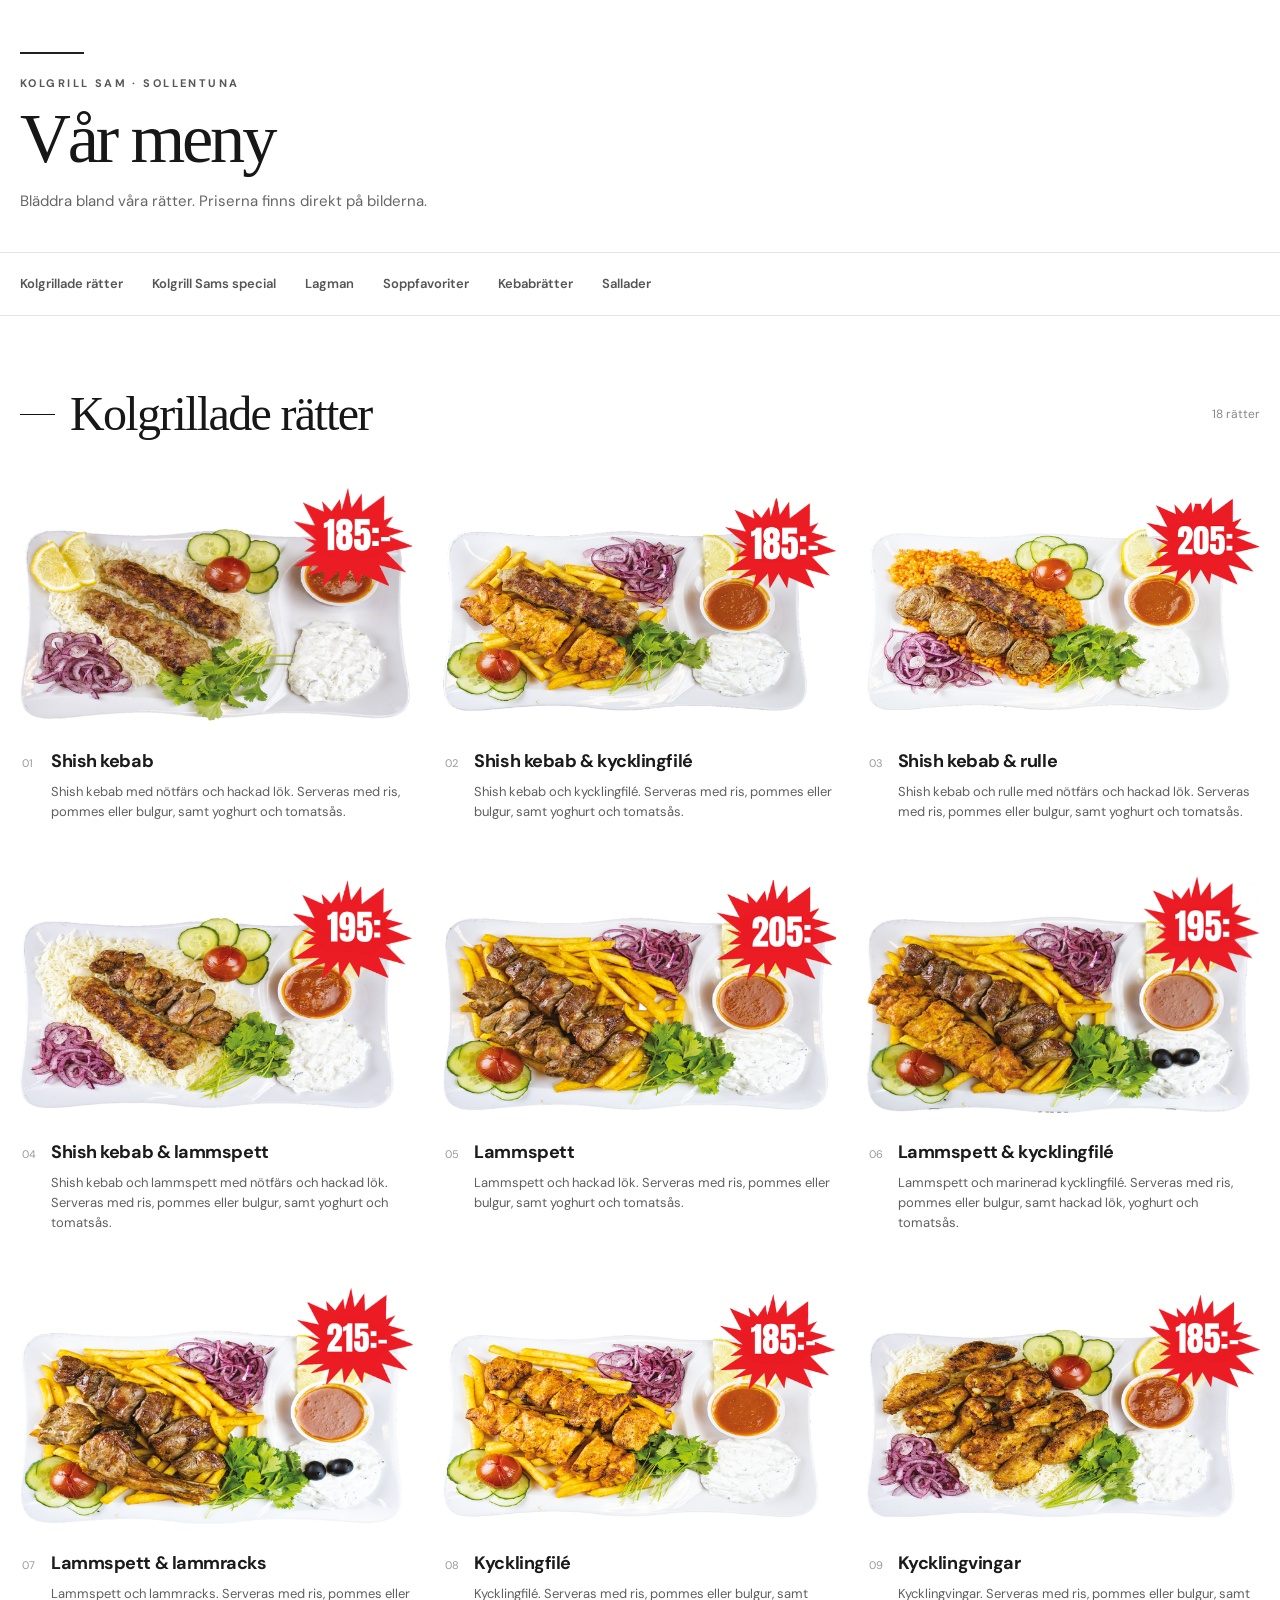
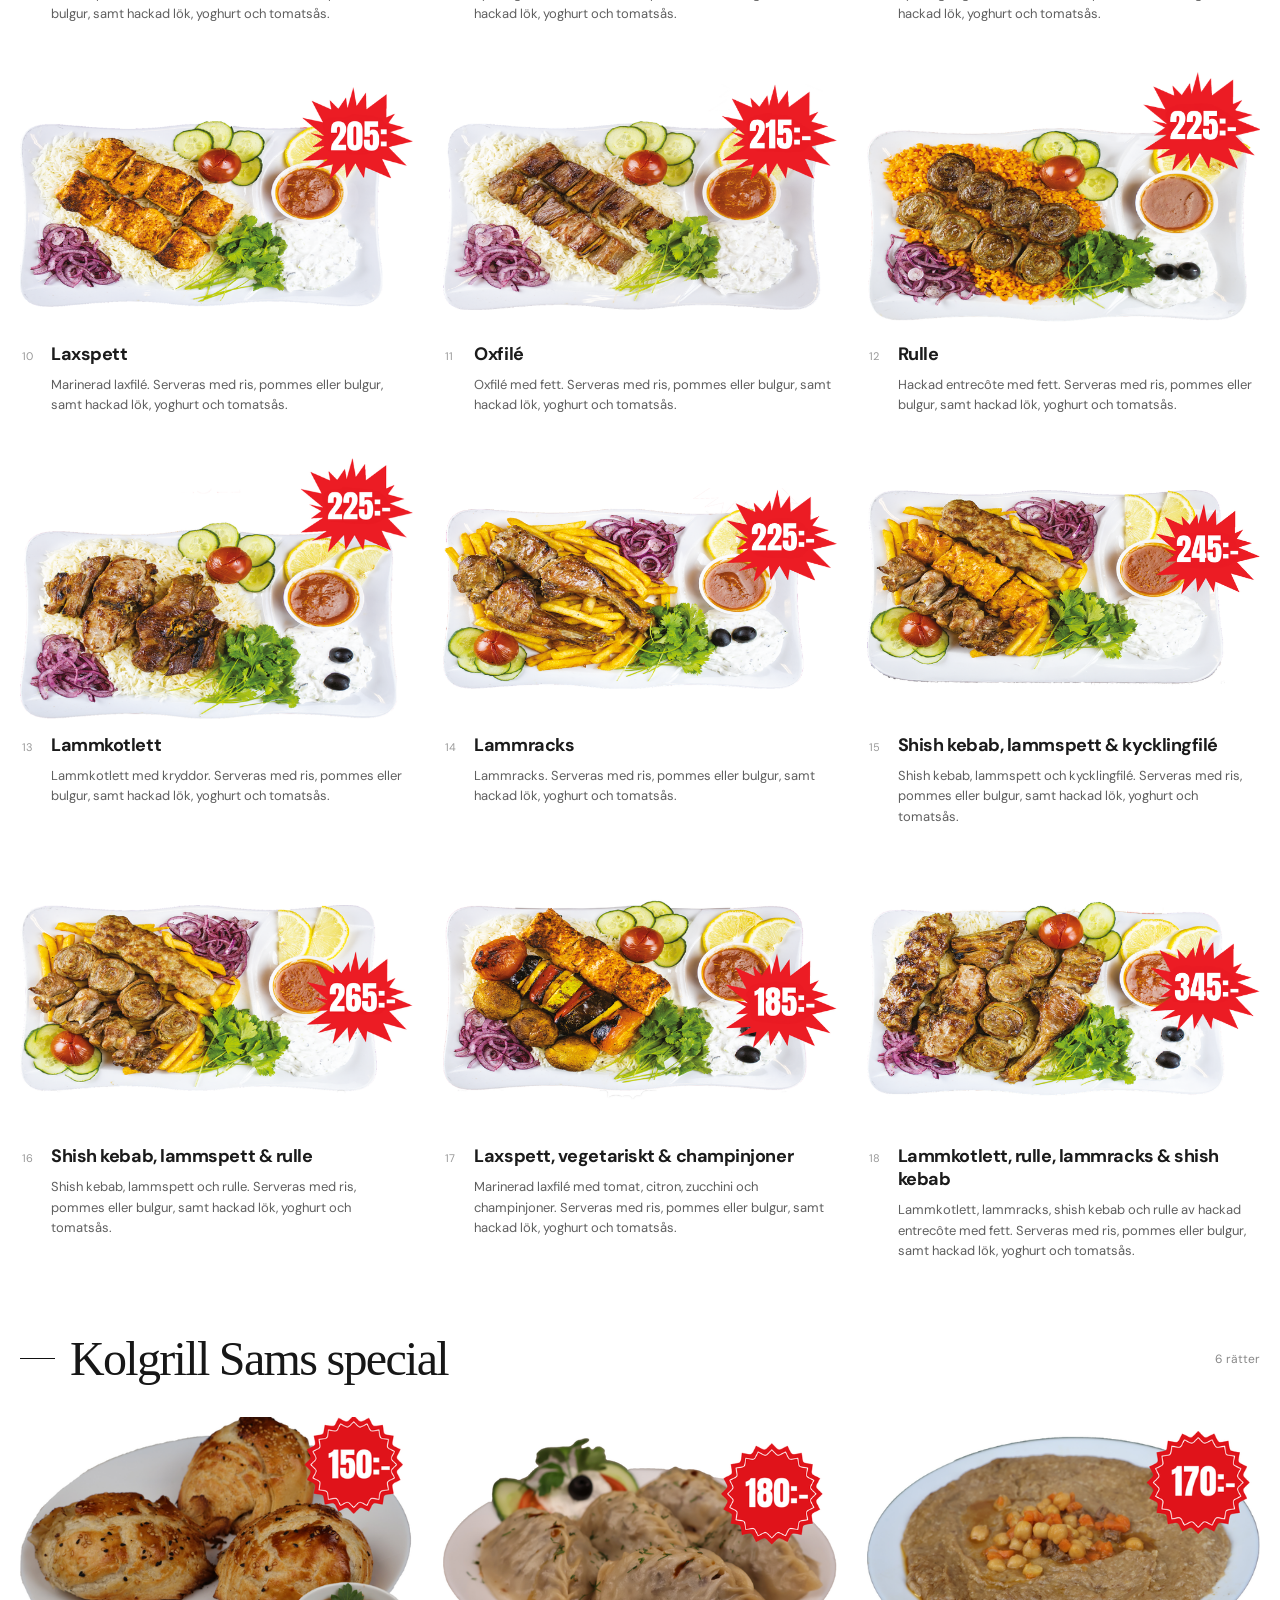
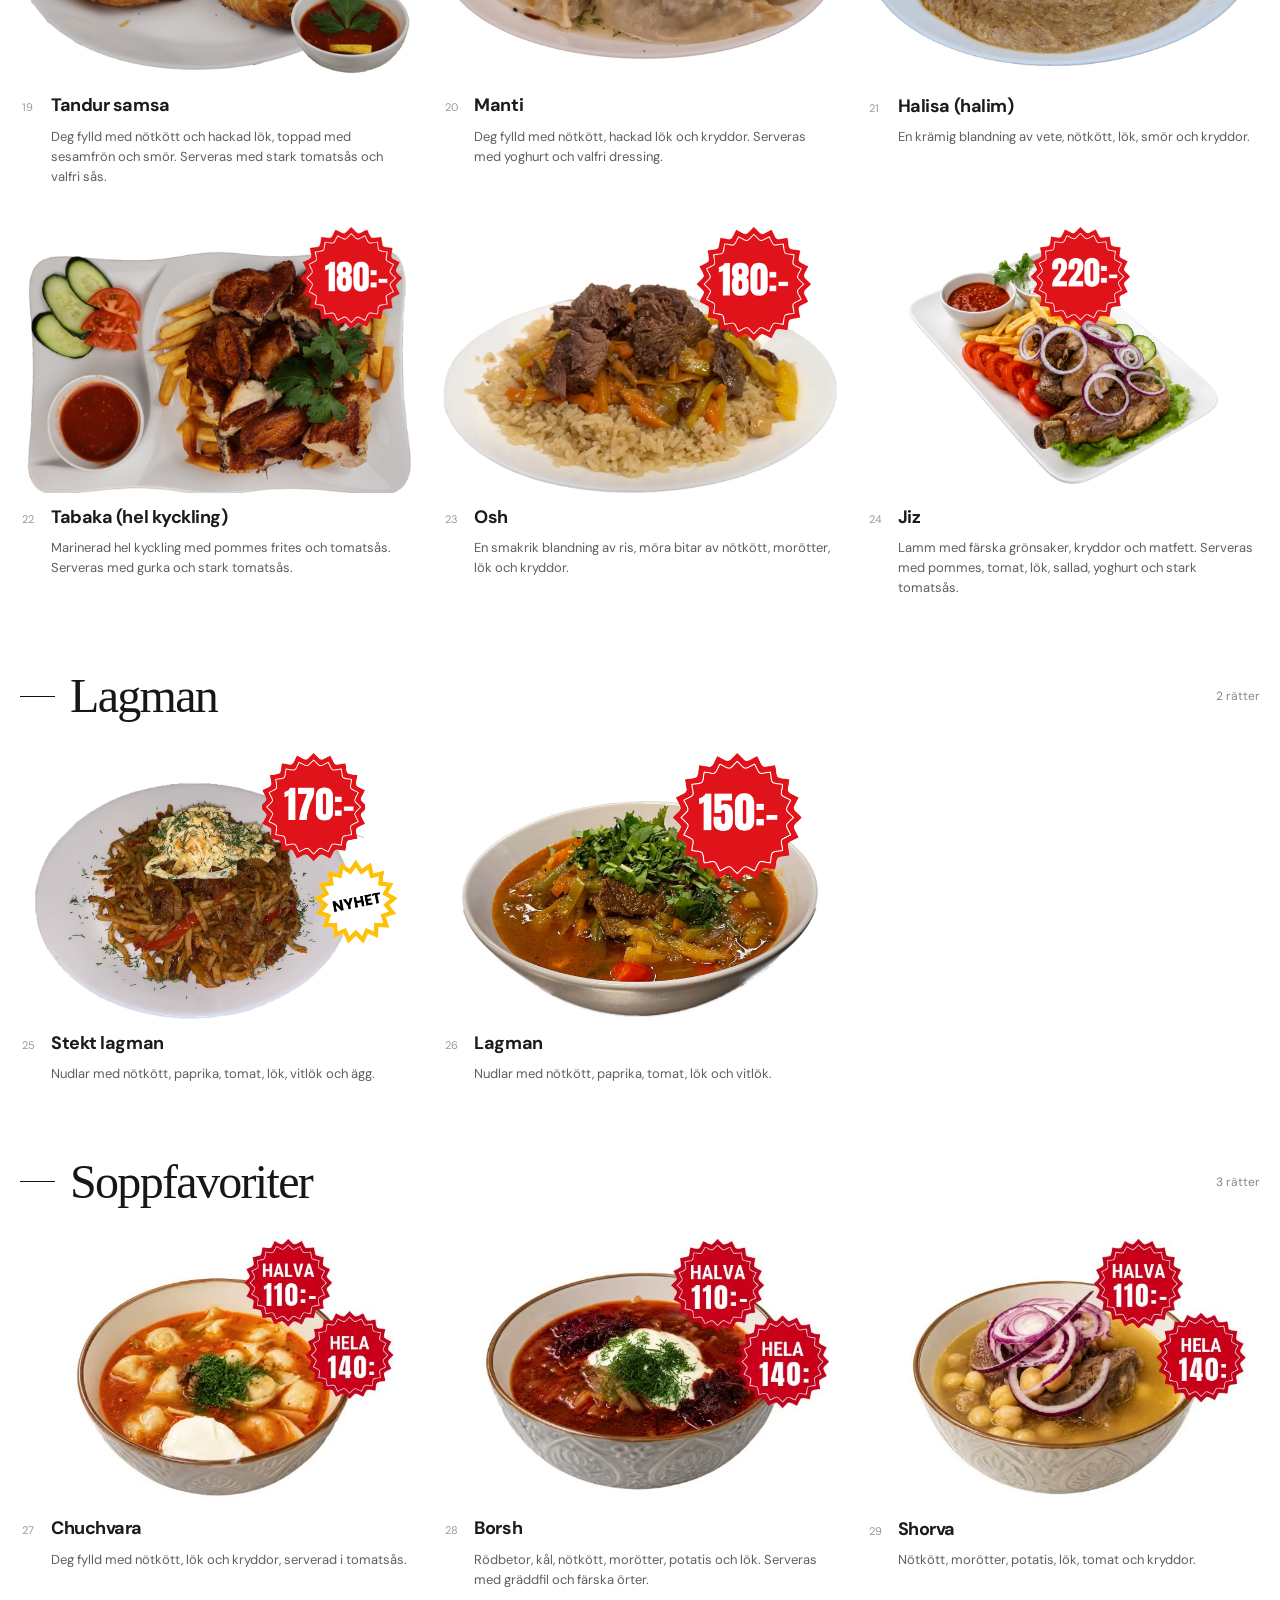
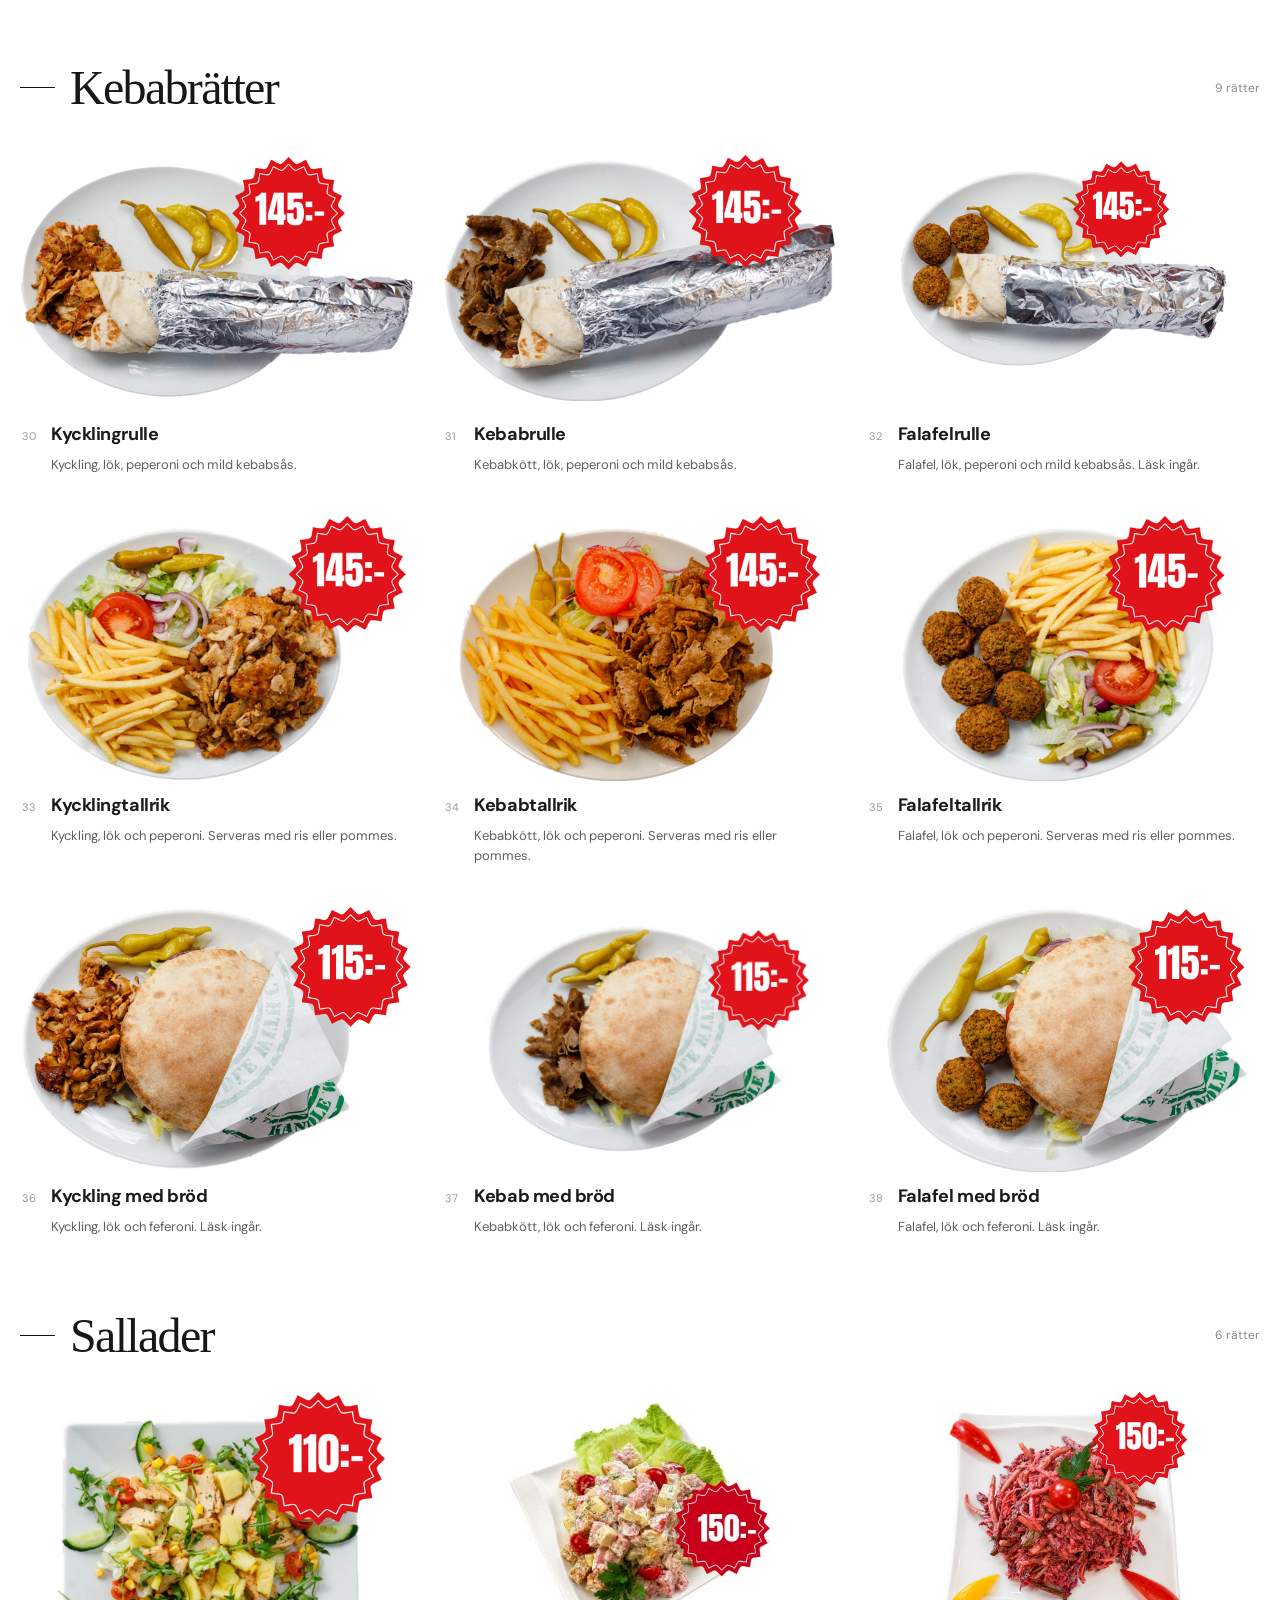
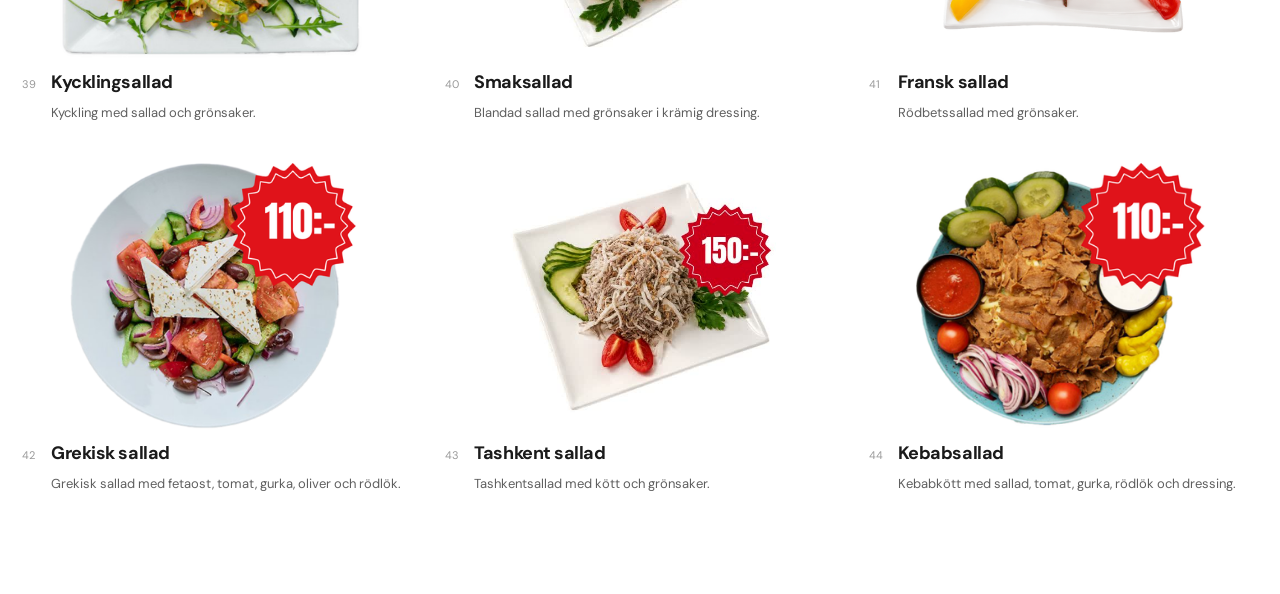
<file: index.html>
<!doctype html><html lang="sv"><head><meta charset="utf-8"><meta name="viewport" content="width=device-width,initial-scale=1"><meta name="theme-color" content="#ffffff"><meta name="description" content="Kolgrill Sams meny med beskrivningar och priser i bilderna."><title>Vår meny | Kolgrill Sam</title><link rel="preconnect" href="https://fonts.googleapis.com"><link rel="preconnect" href="https://fonts.gstatic.com" crossorigin><link href="https://fonts.googleapis.com/css2?family=DM+Sans:wght@400;500;600;700&display=swap" rel="stylesheet"><link rel="stylesheet" href="styles.css"><style>body{margin:0}</style></head><body><main class="ks-menu-page" id="ks-menu-top"><section class="ks-menu-intro ks-menu-container" aria-labelledby="ks-menu-title"><span class="ks-menu-rule" aria-hidden="true"></span><p class="ks-menu-eyebrow">Kolgrill Sam · Sollentuna</p><h1 id="ks-menu-title">Vår meny</h1><p>Bläddra bland våra rätter. Priserna finns direkt på bilderna.</p></section><nav class="ks-menu-nav" aria-label="Menysektioner"><div class="ks-menu-nav-inner ks-menu-container"><a href="#ks-grill">Kolgrillade rätter</a><a href="#ks-special">Kolgrill Sams special</a><a href="#ks-lagman">Lagman</a><a href="#ks-soppor">Soppfavoriter</a><a href="#ks-kebab">Kebabrätter</a><a href="#ks-sallader">Sallader</a></div></nav><div class="ks-menu-container"><section class="ks-menu-group" id="ks-grill" aria-labelledby="ks-grill-title"><div class="ks-menu-heading"><h2 id="ks-grill-title">Kolgrillade rätter</h2><span class="ks-menu-count">18 rätter</span></div><div class="ks-menu-grid"><article class="ks-menu-item"><div class="ks-menu-photo"><img src="assets/dish-13.png" alt="Shish kebab, priset visas i bilden" loading="lazy"></div><div class="ks-menu-caption"><div class="ks-menu-titleline"><span class="ks-menu-number">01</span><h3>Shish kebab</h3></div><p>Shish kebab med nötfärs och hackad lök. Serveras med ris, pommes eller bulgur, samt yoghurt och tomatsås.</p></div></article><article class="ks-menu-item"><div class="ks-menu-photo"><img src="assets/dish-11.png" alt="Shish kebab &amp; kycklingfilé, priset visas i bilden" loading="lazy"></div><div class="ks-menu-caption"><div class="ks-menu-titleline"><span class="ks-menu-number">02</span><h3>Shish kebab &amp; kycklingfilé</h3></div><p>Shish kebab och kycklingfilé. Serveras med ris, pommes eller bulgur, samt yoghurt och tomatsås.</p></div></article><article class="ks-menu-item"><div class="ks-menu-photo"><img src="assets/dish-8.png" alt="Shish kebab &amp; rulle, priset visas i bilden" loading="lazy"></div><div class="ks-menu-caption"><div class="ks-menu-titleline"><span class="ks-menu-number">03</span><h3>Shish kebab &amp; rulle</h3></div><p>Shish kebab och rulle med nötfärs och hackad lök. Serveras med ris, pommes eller bulgur, samt yoghurt och tomatsås.</p></div></article><article class="ks-menu-item"><div class="ks-menu-photo"><img src="assets/dish-12.png" alt="Shish kebab &amp; lammspett, priset visas i bilden" loading="lazy"></div><div class="ks-menu-caption"><div class="ks-menu-titleline"><span class="ks-menu-number">04</span><h3>Shish kebab &amp; lammspett</h3></div><p>Shish kebab och lammspett med nötfärs och hackad lök. Serveras med ris, pommes eller bulgur, samt yoghurt och tomatsås.</p></div></article><article class="ks-menu-item"><div class="ks-menu-photo"><img src="assets/dish-10.png" alt="Lammspett, priset visas i bilden" loading="lazy"></div><div class="ks-menu-caption"><div class="ks-menu-titleline"><span class="ks-menu-number">05</span><h3>Lammspett</h3></div><p>Lammspett och hackad lök. Serveras med ris, pommes eller bulgur, samt yoghurt och tomatsås.</p></div></article><article class="ks-menu-item"><div class="ks-menu-photo"><img src="assets/dish-9.png" alt="Lammspett &amp; kycklingfilé, priset visas i bilden" loading="lazy"></div><div class="ks-menu-caption"><div class="ks-menu-titleline"><span class="ks-menu-number">06</span><h3>Lammspett &amp; kycklingfilé</h3></div><p>Lammspett och marinerad kycklingfilé. Serveras med ris, pommes eller bulgur, samt hackad lök, yoghurt och tomatsås.</p></div></article><article class="ks-menu-item"><div class="ks-menu-photo"><img src="assets/dish-18.png" alt="Lammspett &amp; lammracks, priset visas i bilden" loading="lazy"></div><div class="ks-menu-caption"><div class="ks-menu-titleline"><span class="ks-menu-number">07</span><h3>Lammspett &amp; lammracks</h3></div><p>Lammspett och lammracks. Serveras med ris, pommes eller bulgur, samt hackad lök, yoghurt och tomatsås.</p></div></article><article class="ks-menu-item"><div class="ks-menu-photo"><img src="assets/dish-17.png" alt="Kycklingfilé, priset visas i bilden" loading="lazy"></div><div class="ks-menu-caption"><div class="ks-menu-titleline"><span class="ks-menu-number">08</span><h3>Kycklingfilé</h3></div><p>Kycklingfilé. Serveras med ris, pommes eller bulgur, samt hackad lök, yoghurt och tomatsås.</p></div></article><article class="ks-menu-item"><div class="ks-menu-photo"><img src="assets/dish-15.png" alt="Kycklingvingar, priset visas i bilden" loading="lazy"></div><div class="ks-menu-caption"><div class="ks-menu-titleline"><span class="ks-menu-number">09</span><h3>Kycklingvingar</h3></div><p>Kycklingvingar. Serveras med ris, pommes eller bulgur, samt hackad lök, yoghurt och tomatsås.</p></div></article><article class="ks-menu-item"><div class="ks-menu-photo"><img src="assets/dish-19.png" alt="Laxspett, priset visas i bilden" loading="lazy"></div><div class="ks-menu-caption"><div class="ks-menu-titleline"><span class="ks-menu-number">10</span><h3>Laxspett</h3></div><p>Marinerad laxfilé. Serveras med ris, pommes eller bulgur, samt hackad lök, yoghurt och tomatsås.</p></div></article><article class="ks-menu-item"><div class="ks-menu-photo"><img src="assets/dish-16.png" alt="Oxfilé, priset visas i bilden" loading="lazy"></div><div class="ks-menu-caption"><div class="ks-menu-titleline"><span class="ks-menu-number">11</span><h3>Oxfilé</h3></div><p>Oxfilé med fett. Serveras med ris, pommes eller bulgur, samt hackad lök, yoghurt och tomatsås.</p></div></article><article class="ks-menu-item"><div class="ks-menu-photo"><img src="assets/dish-14.png" alt="Rulle, priset visas i bilden" loading="lazy"></div><div class="ks-menu-caption"><div class="ks-menu-titleline"><span class="ks-menu-number">12</span><h3>Rulle</h3></div><p>Hackad entrecôte med fett. Serveras med ris, pommes eller bulgur, samt hackad lök, yoghurt och tomatsås.</p></div></article><article class="ks-menu-item"><div class="ks-menu-photo"><img src="assets/dish-24.png" alt="Lammkotlett, priset visas i bilden" loading="lazy"></div><div class="ks-menu-caption"><div class="ks-menu-titleline"><span class="ks-menu-number">13</span><h3>Lammkotlett</h3></div><p>Lammkotlett med kryddor. Serveras med ris, pommes eller bulgur, samt hackad lök, yoghurt och tomatsås.</p></div></article><article class="ks-menu-item"><div class="ks-menu-photo"><img src="assets/dish-22.png" alt="Lammracks, priset visas i bilden" loading="lazy"></div><div class="ks-menu-caption"><div class="ks-menu-titleline"><span class="ks-menu-number">14</span><h3>Lammracks</h3></div><p>Lammracks. Serveras med ris, pommes eller bulgur, samt hackad lök, yoghurt och tomatsås.</p></div></article><article class="ks-menu-item"><div class="ks-menu-photo"><img src="assets/dish-21.png" alt="Shish kebab, lammspett &amp; kycklingfilé, priset visas i bilden" loading="lazy"></div><div class="ks-menu-caption"><div class="ks-menu-titleline"><span class="ks-menu-number">15</span><h3>Shish kebab, lammspett &amp; kycklingfilé</h3></div><p>Shish kebab, lammspett och kycklingfilé. Serveras med ris, pommes eller bulgur, samt hackad lök, yoghurt och tomatsås.</p></div></article><article class="ks-menu-item"><div class="ks-menu-photo"><img src="assets/dish-25.png" alt="Shish kebab, lammspett &amp; rulle, priset visas i bilden" loading="lazy"></div><div class="ks-menu-caption"><div class="ks-menu-titleline"><span class="ks-menu-number">16</span><h3>Shish kebab, lammspett &amp; rulle</h3></div><p>Shish kebab, lammspett och rulle. Serveras med ris, pommes eller bulgur, samt hackad lök, yoghurt och tomatsås.</p></div></article><article class="ks-menu-item"><div class="ks-menu-photo"><img src="assets/dish-23.png" alt="Laxspett, vegetariskt &amp; champinjoner, priset visas i bilden" loading="lazy"></div><div class="ks-menu-caption"><div class="ks-menu-titleline"><span class="ks-menu-number">17</span><h3>Laxspett, vegetariskt &amp; champinjoner</h3></div><p>Marinerad laxfilé med tomat, citron, zucchini och champinjoner. Serveras med ris, pommes eller bulgur, samt hackad lök, yoghurt och tomatsås.</p></div></article><article class="ks-menu-item"><div class="ks-menu-photo"><img src="assets/dish-20.png" alt="Lammkotlett, rulle, lammracks &amp; shish kebab, priset visas i bilden" loading="lazy"></div><div class="ks-menu-caption"><div class="ks-menu-titleline"><span class="ks-menu-number">18</span><h3>Lammkotlett, rulle, lammracks &amp; shish kebab</h3></div><p>Lammkotlett, lammracks, shish kebab och rulle av hackad entrecôte med fett. Serveras med ris, pommes eller bulgur, samt hackad lök, yoghurt och tomatsås.</p></div></article></div></section><section class="ks-menu-group" id="ks-special" aria-labelledby="ks-special-title"><div class="ks-menu-heading"><h2 id="ks-special-title">Kolgrill Sams special</h2><span class="ks-menu-count">6 rätter</span></div><div class="ks-menu-grid"><article class="ks-menu-item"><div class="ks-menu-photo"><img src="assets/dish-5.png" alt="Tandur samsa, priset visas i bilden" loading="lazy"></div><div class="ks-menu-caption"><div class="ks-menu-titleline"><span class="ks-menu-number">19</span><h3>Tandur samsa</h3></div><p>Deg fylld med nötkött och hackad lök, toppad med sesamfrön och smör. Serveras med stark tomatsås och valfri sås.</p></div></article><article class="ks-menu-item"><div class="ks-menu-photo"><img src="assets/dish-3.png" alt="Manti, priset visas i bilden" loading="lazy"></div><div class="ks-menu-caption"><div class="ks-menu-titleline"><span class="ks-menu-number">20</span><h3>Manti</h3></div><p>Deg fylld med nötkött, hackad lök och kryddor. Serveras med yoghurt och valfri dressing.</p></div></article><article class="ks-menu-item"><div class="ks-menu-photo"><img src="assets/dish-2.png" alt="Halisa (halim), priset visas i bilden" loading="lazy"></div><div class="ks-menu-caption"><div class="ks-menu-titleline"><span class="ks-menu-number">21</span><h3>Halisa (halim)</h3></div><p>En krämig blandning av vete, nötkött, lök, smör och kryddor.</p></div></article><article class="ks-menu-item"><div class="ks-menu-photo"><img src="assets/dish-4.png" alt="Tabaka (hel kyckling), priset visas i bilden" loading="lazy"></div><div class="ks-menu-caption"><div class="ks-menu-titleline"><span class="ks-menu-number">22</span><h3>Tabaka (hel kyckling)</h3></div><p>Marinerad hel kyckling med pommes frites och tomatsås. Serveras med gurka och stark tomatsås.</p></div></article><article class="ks-menu-item"><div class="ks-menu-photo"><img src="assets/dish-1.png" alt="Osh, priset visas i bilden" loading="lazy"></div><div class="ks-menu-caption"><div class="ks-menu-titleline"><span class="ks-menu-number">23</span><h3>Osh</h3></div><p>En smakrik blandning av ris, möra bitar av nötkött, morötter, lök och kryddor.</p></div></article><article class="ks-menu-item"><div class="ks-menu-photo"><img src="assets/dish-jiz.png" alt="Jiz, priset visas i bilden" loading="lazy"></div><div class="ks-menu-caption"><div class="ks-menu-titleline"><span class="ks-menu-number">24</span><h3>Jiz</h3></div><p>Lamm med färska grönsaker, kryddor och matfett. Serveras med pommes, tomat, lök, sallad, yoghurt och stark tomatsås.</p></div></article></div></section><section class="ks-menu-group" id="ks-lagman" aria-labelledby="ks-lagman-title"><div class="ks-menu-heading"><h2 id="ks-lagman-title">Lagman</h2><span class="ks-menu-count">2 rätter</span></div><div class="ks-menu-grid"><article class="ks-menu-item"><div class="ks-menu-photo"><img src="assets/dish-7.png" alt="Stekt lagman, priset visas i bilden" loading="lazy"></div><div class="ks-menu-caption"><div class="ks-menu-titleline"><span class="ks-menu-number">25</span><h3>Stekt lagman</h3></div><p>Nudlar med nötkött, paprika, tomat, lök, vitlök och ägg.</p></div></article><article class="ks-menu-item"><div class="ks-menu-photo"><img src="assets/dish-6.png" alt="Lagman, priset visas i bilden" loading="lazy"></div><div class="ks-menu-caption"><div class="ks-menu-titleline"><span class="ks-menu-number">26</span><h3>Lagman</h3></div><p>Nudlar med nötkött, paprika, tomat, lök och vitlök.</p></div></article></div></section><section class="ks-menu-group" id="ks-soppor" aria-labelledby="ks-soppor-title"><div class="ks-menu-heading"><h2 id="ks-soppor-title">Soppfavoriter</h2><span class="ks-menu-count">3 rätter</span></div><div class="ks-menu-grid"><article class="ks-menu-item"><div class="ks-menu-photo"><img src="assets/chuchvara.jpg" alt="Chuchvara, priset visas i bilden" loading="lazy"></div><div class="ks-menu-caption"><div class="ks-menu-titleline"><span class="ks-menu-number">27</span><h3>Chuchvara</h3></div><p>Deg fylld med nötkött, lök och kryddor, serverad i tomatsås.</p></div></article><article class="ks-menu-item"><div class="ks-menu-photo"><img src="assets/borsh.jpg" alt="Borsh, priset visas i bilden" loading="lazy"></div><div class="ks-menu-caption"><div class="ks-menu-titleline"><span class="ks-menu-number">28</span><h3>Borsh</h3></div><p>Rödbetor, kål, nötkött, morötter, potatis och lök. Serveras med gräddfil och färska örter.</p></div></article><article class="ks-menu-item"><div class="ks-menu-photo"><img src="assets/shorva.jpg" alt="Shorva, priset visas i bilden" loading="lazy"></div><div class="ks-menu-caption"><div class="ks-menu-titleline"><span class="ks-menu-number">29</span><h3>Shorva</h3></div><p>Nötkött, morötter, potatis, lök, tomat och kryddor.</p></div></article></div></section><section class="ks-menu-group" id="ks-kebab" aria-labelledby="ks-kebab-title"><div class="ks-menu-heading"><h2 id="ks-kebab-title">Kebabrätter</h2><span class="ks-menu-count">9 rätter</span></div><div class="ks-menu-grid"><article class="ks-menu-item"><div class="ks-menu-photo"><img src="assets/dish-30.png" alt="Kycklingrulle, priset visas i bilden" loading="lazy"></div><div class="ks-menu-caption"><div class="ks-menu-titleline"><span class="ks-menu-number">30</span><h3>Kycklingrulle</h3></div><p>Kyckling, lök, peperoni och mild kebabsås.</p></div></article><article class="ks-menu-item"><div class="ks-menu-photo"><img src="assets/dish-28.png" alt="Kebabrulle, priset visas i bilden" loading="lazy"></div><div class="ks-menu-caption"><div class="ks-menu-titleline"><span class="ks-menu-number">31</span><h3>Kebabrulle</h3></div><p>Kebabkött, lök, peperoni och mild kebabsås.</p></div></article><article class="ks-menu-item"><div class="ks-menu-photo"><img src="assets/dish-26.png" alt="Falafelrulle, priset visas i bilden" loading="lazy"></div><div class="ks-menu-caption"><div class="ks-menu-titleline"><span class="ks-menu-number">32</span><h3>Falafelrulle</h3></div><p>Falafel, lök, peperoni och mild kebabsås. Läsk ingår.</p></div></article><article class="ks-menu-item"><div class="ks-menu-photo"><img src="assets/dish-31.png" alt="Kycklingtallrik, priset visas i bilden" loading="lazy"></div><div class="ks-menu-caption"><div class="ks-menu-titleline"><span class="ks-menu-number">33</span><h3>Kycklingtallrik</h3></div><p>Kyckling, lök och peperoni. Serveras med ris eller pommes.</p></div></article><article class="ks-menu-item"><div class="ks-menu-photo"><img src="assets/dish-29.png" alt="Kebabtallrik, priset visas i bilden" loading="lazy"></div><div class="ks-menu-caption"><div class="ks-menu-titleline"><span class="ks-menu-number">34</span><h3>Kebabtallrik</h3></div><p>Kebabkött, lök och peperoni. Serveras med ris eller pommes.</p></div></article><article class="ks-menu-item"><div class="ks-menu-photo"><img src="assets/dish-27.png" alt="Falafeltallrik, priset visas i bilden" loading="lazy"></div><div class="ks-menu-caption"><div class="ks-menu-titleline"><span class="ks-menu-number">35</span><h3>Falafeltallrik</h3></div><p>Falafel, lök och peperoni. Serveras med ris eller pommes.</p></div></article><article class="ks-menu-item"><div class="ks-menu-photo"><img src="assets/dish-36.png" alt="Kyckling med bröd, priset visas i bilden" loading="lazy"></div><div class="ks-menu-caption"><div class="ks-menu-titleline"><span class="ks-menu-number">36</span><h3>Kyckling med bröd</h3></div><p>Kyckling, lök och feferoni. Läsk ingår.</p></div></article><article class="ks-menu-item"><div class="ks-menu-photo"><img src="assets/dish-37.png" alt="Kebab med bröd, priset visas i bilden" loading="lazy"></div><div class="ks-menu-caption"><div class="ks-menu-titleline"><span class="ks-menu-number">37</span><h3>Kebab med bröd</h3></div><p>Kebabkött, lök och feferoni. Läsk ingår.</p></div></article><article class="ks-menu-item"><div class="ks-menu-photo"><img src="assets/dish-38.png" alt="Falafel med bröd, priset visas i bilden" loading="lazy"></div><div class="ks-menu-caption"><div class="ks-menu-titleline"><span class="ks-menu-number">38</span><h3>Falafel med bröd</h3></div><p>Falafel, lök och feferoni. Läsk ingår.</p></div></article></div></section><section class="ks-menu-group" id="ks-sallader" aria-labelledby="ks-sallader-title"><div class="ks-menu-heading"><h2 id="ks-sallader-title">Sallader</h2><span class="ks-menu-count">6 rätter</span></div><div class="ks-menu-grid"><article class="ks-menu-item"><div class="ks-menu-photo"><img src="assets/dish-33.png" alt="Kycklingsallad, priset visas i bilden" loading="lazy"></div><div class="ks-menu-caption"><div class="ks-menu-titleline"><span class="ks-menu-number">39</span><h3>Kycklingsallad</h3></div><p>Kyckling med sallad och grönsaker.</p></div></article><article class="ks-menu-item"><div class="ks-menu-photo"><img src="assets/smaksallad.jpg" alt="Smaksallad, priset visas i bilden" loading="lazy"></div><div class="ks-menu-caption"><div class="ks-menu-titleline"><span class="ks-menu-number">40</span><h3>Smaksallad</h3></div><p>Blandad sallad med grönsaker i krämig dressing.</p></div></article><article class="ks-menu-item"><div class="ks-menu-photo"><img src="assets/dish-41.png" alt="Fransk sallad, priset visas i bilden" loading="lazy"></div><div class="ks-menu-caption"><div class="ks-menu-titleline"><span class="ks-menu-number">41</span><h3>Fransk sallad</h3></div><p>Rödbetssallad med grönsaker.</p></div></article><article class="ks-menu-item"><div class="ks-menu-photo"><img src="assets/dish-34.png" alt="Grekisk sallad, priset visas i bilden" loading="lazy"></div><div class="ks-menu-caption"><div class="ks-menu-titleline"><span class="ks-menu-number">42</span><h3>Grekisk sallad</h3></div><p>Grekisk sallad med fetaost, tomat, gurka, oliver och rödlök.</p></div></article><article class="ks-menu-item"><div class="ks-menu-photo"><img src="assets/tashkent.jpg" alt="Tashkent sallad, priset visas i bilden" loading="lazy"></div><div class="ks-menu-caption"><div class="ks-menu-titleline"><span class="ks-menu-number">43</span><h3>Tashkent sallad</h3></div><p>Tashkentsallad med kött och grönsaker.</p></div></article><article class="ks-menu-item"><div class="ks-menu-photo"><img src="assets/dish-32.png" alt="Kebabsallad, priset visas i bilden" loading="lazy"></div><div class="ks-menu-caption"><div class="ks-menu-titleline"><span class="ks-menu-number">44</span><h3>Kebabsallad</h3></div><p>Kebabkött med sallad, tomat, gurka, rödlök och dressing.</p></div></article></div></section></div></main></body></html>
</file>
<file: styles.css>
.ks-menu-page{--ks-ink:#1b1b1b;--ks-muted:#666;--ks-line:#e4e4e4;background:#fff;color:var(--ks-ink);font-family:'DM Sans',Arial,sans-serif;min-height:100vh}.ks-menu-page *{box-sizing:border-box}.ks-menu-page a{color:inherit;text-decoration:none}.ks-menu-page img{display:block;max-width:100%}.ks-menu-container{width:min(100% - 40px,1240px);margin-inline:auto}.ks-menu-intro{padding:52px 0 38px}.ks-menu-intro .ks-menu-rule{display:block;width:64px;height:2px;background:#202020;margin-bottom:22px}.ks-menu-eyebrow{font-size:11px;font-weight:700;letter-spacing:.22em;text-transform:uppercase;margin:0 0 13px;color:#575757}.ks-menu-intro h1{font:400 clamp(46px,5.5vw,76px)/1 Georgia,'Times New Roman',serif;letter-spacing:-.045em;margin:0 0 16px;color:#171717}.ks-menu-intro>p:last-child{font-size:15px;line-height:1.65;color:var(--ks-muted);max-width:600px;margin:0}.ks-menu-nav{position:sticky;top:0;z-index:30;background:#fff;border-top:1px solid var(--ks-line);border-bottom:1px solid var(--ks-line)}.ks-menu-nav-inner{height:62px;display:flex;align-items:center;gap:29px;overflow-x:auto;scrollbar-width:thin;white-space:nowrap}.ks-menu-nav a{font-size:13px;font-weight:600;flex:none;height:100%;display:flex;align-items:center;border-bottom:2px solid transparent;color:#555}.ks-menu-nav a:hover,.ks-menu-nav a:focus-visible{border-bottom-color:#222;color:#111}.ks-menu-group{padding-top:72px;scroll-margin-top:70px}.ks-menu-heading{display:flex;align-items:center;gap:15px;margin:0 0 31px}.ks-menu-heading:before{content:'';display:block;width:35px;height:1px;background:#111;flex:none}.ks-menu-heading h2{font:400 clamp(32px,3.8vw,48px)/1.08 Georgia,'Times New Roman',serif;letter-spacing:-.035em;color:#171717;margin:0}.ks-menu-count{font-size:12px;color:#888;margin-left:auto;white-space:nowrap}.ks-menu-grid{display:grid;grid-template-columns:repeat(3,minmax(0,1fr));gap:40px 30px}.ks-menu-item{min-width:0}.ks-menu-photo{width:100%;aspect-ratio:1.48;background:#f3f3f3;border-radius:9px;overflow:hidden}.ks-menu-photo img{width:100%;height:100%;object-fit:contain;background:#fff}.ks-menu-poster{width:100%;height:100%;background-repeat:no-repeat;background-color:#210b08}.ks-menu-poster-kebab{background-image:url('assets/poster-kebab.png');background-size:300% auto;background-position-y:70%}.ks-menu-poster-0{background-position-x:0}.ks-menu-poster-1{background-position-x:50%;background-position-y:55%}.ks-menu-poster-2{background-position-x:100%}.ks-menu-poster-sallad{background-image:url('assets/poster-sallader.png');background-size:300% auto;background-position:100% 15%}.ks-menu-caption{padding:13px 2px 0}.ks-menu-titleline{display:flex;align-items:baseline;gap:10px}.ks-menu-number{color:#999;font-size:11px;min-width:19px}.ks-menu-item h3{font:700 18px/1.28 'DM Sans',Arial,sans-serif;letter-spacing:-.025em;color:#1b1b1b;margin:0}.ks-menu-item p{font-size:13px;line-height:1.55;color:#5f5f5f;margin:9px 0 0 29px}.ks-menu-group:last-child{padding-bottom:100px}@media (max-width: 1023px){.ks-menu-grid{grid-template-columns:repeat(2,minmax(0,1fr))}}@media (max-width: 767px){.ks-menu-container{width:min(100% - 32px,1240px)}.ks-menu-intro{padding:36px 0 28px}.ks-menu-intro h1{font-size:54px}.ks-menu-intro>p:last-child{font-size:14px}.ks-menu-nav-inner{height:56px;gap:24px}.ks-menu-nav a{font-size:12px}.ks-menu-group{padding-top:53px;scroll-margin-top:60px}.ks-menu-heading{gap:9px;margin-bottom:23px}.ks-menu-heading:before{width:22px}.ks-menu-heading h2{font-size:35px}.ks-menu-count{font-size:10px}.ks-menu-grid{grid-template-columns:1fr;gap:30px}.ks-menu-photo{aspect-ratio:1.55}.ks-menu-item p{font-size:13px}.ks-menu-group:last-child{padding-bottom:70px}}@media (max-width: 479px){.ks-menu-intro h1{font-size:49px}.ks-menu-heading h2{font-size:32px}}
</file>
